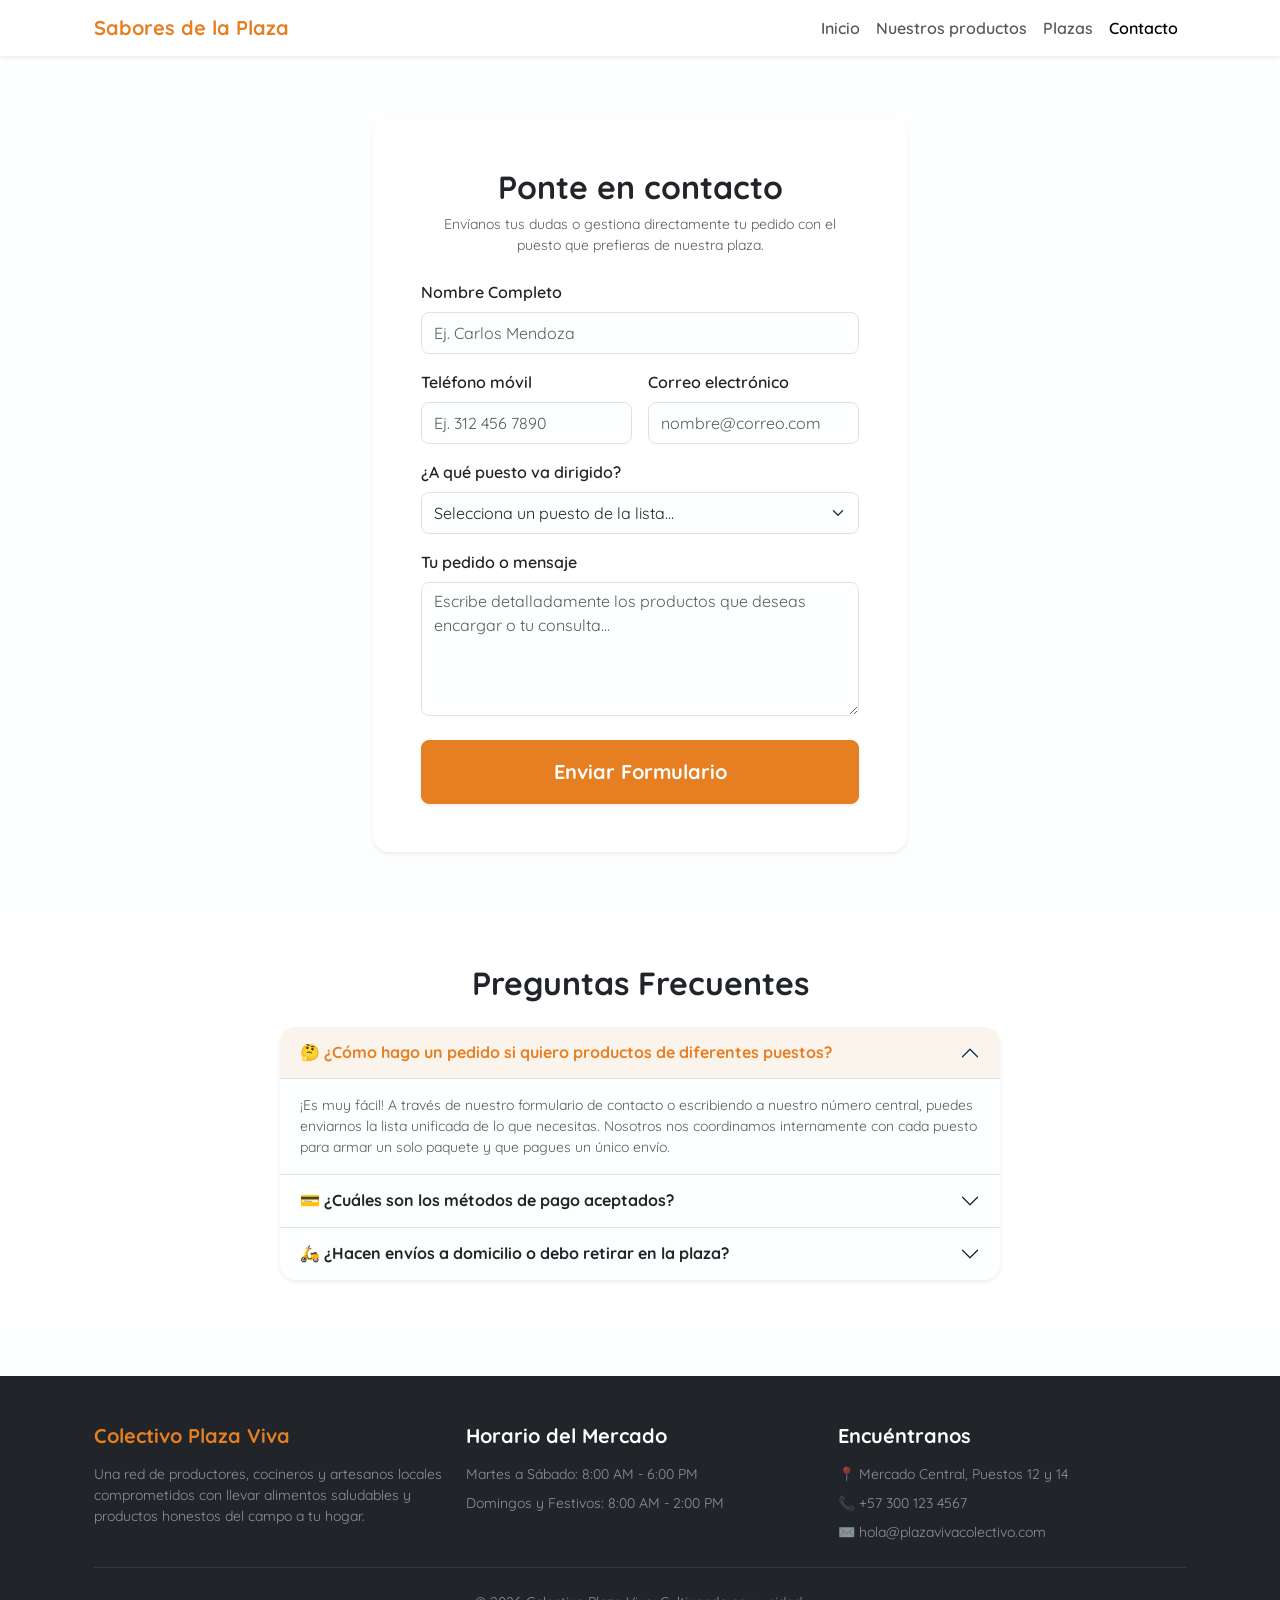
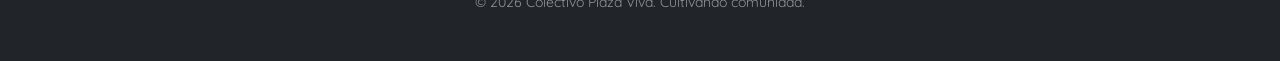
<file: contacto.html>
<!DOCTYPE html>
<html lang="es">
<head>
    <meta charset="UTF-8">
    <meta name="viewport" content="width=device-width, initial-scale=1.0">
    <title>Contacto y Pedidos</title>

    <link rel="preconnect" href="https://fonts.googleapis.com">
    <link rel="preconnect" href="https://fonts.gstatic.com" crossorigin>
    <link href="https://fonts.googleapis.com/css2?family=Quicksand:wght@400;600;700&display=swap" rel="stylesheet">

    <link href="https://cdn.jsdelivr.net/npm/bootstrap@5.3.3/dist/css/bootstrap.min.css" rel="stylesheet">
    <link rel="stylesheet" href="estilos.css">

</head>
<body>

<nav class="navbar navbar-expand-lg navbar-light bg-white shadow-sm sticky-top">
    <div class="container px-4">
        <a class="navbar-brand fw-bold text-primary" href="index.html">Sabores de la Plaza</a>
        <button
                class="navbar-toggler" type="button" data-bs-toggle="collapse" data-bs-target="#navbarNav"
                aria-controls="navbarNav" aria-expanded="false" aria-label="Toggle navigation">
            <span class="navbar-toggler-icon"></span>
        </button>
        <div class="collapse navbar-collapse" id="navbarNav">
            <ul class="navbar-nav ms-auto fw-semibold">
                <li class="nav-item"><a class="nav-link " href="index.html">Inicio</a></li>
                <li class="nav-item"><a class="nav-link" href="productos.html">Nuestros productos</a></li>
                <li class="nav-item"><a class="nav-link" href="plazas.html">Plazas</a></li>
                <li class="nav-item"><a class="nav-link active" href="contacto.html">Contacto</a></li>
            </ul>
        </div>
    </div>
</nav>

<main class="container px-4 py-5 my-3">
    <div class="row justify-content-center">

        <div class="col-12 col-md-8 col-lg-6">

            <div class="card border-0 shadow-sm p-4 p-sm-5 rounded-4 bg-white">
                <h1 class="fw-bold text-center h2 mb-2">Ponte en contacto</h1>
                <p class="text-muted text-center mb-4 small">Envíanos tus dudas o gestiona directamente tu pedido con el
                    puesto que prefieras de nuestra plaza.</p>

                <form action="#" method="POST">

                    <div class="mb-3">
                        <label for="campoNombre" class="form-label fw-semibold">Nombre Completo</label> <input
                            type="text" class="form-control py-2 rounded-3" id="campoNombre"
                            placeholder="Ej. Carlos Mendoza" required>
                    </div>

                    <div class="row g-3 mb-3">
                        <div class="col-12 col-sm-6">
                            <label for="campoTelefono" class="form-label fw-semibold">Teléfono móvil</label> <input
                                type="tel" class="form-control py-2 rounded-3" id="campoTelefono"
                                placeholder="Ej. 312 456 7890" required>
                        </div>
                        <div class="col-12 col-sm-6">
                            <label for="campoCorreo" class="form-label fw-semibold">Correo electrónico</label> <input
                                type="email" class="form-control py-2 rounded-3" id="campoCorreo"
                                placeholder="nombre@correo.com" required>
                        </div>
                    </div>

                    <div class="mb-3">
                        <label for="campoPuesto" class="form-label fw-semibold">¿A qué puesto va dirigido?</label>
                        <select class="form-select py-2 rounded-3" id="campoPuesto" required>
                            <option value="" disabled selected hidden>Selecciona un puesto de la lista...</option>
                            <option value="general">Pregunta General al Colectivo</option>
                            <option value="frutas">Frutas Doña María</option>
                            <option value="panaderia">El Horno Artesanal</option>
                            <option value="almuerzos">Almuerzos Caseros</option>
                        </select>
                    </div>

                    <div class="mb-4">
                        <label for="campoMensaje" class="form-label fw-semibold">Tu pedido o mensaje</label> <textarea
                            class="form-control rounded-3" id="campoMensaje" rows="5"
                            placeholder="Escribe detalladamente los productos que deseas encargar o tu consulta..."
                            required></textarea>
                    </div>

                    <button type="submit" class="btn btn-primary w-100 py-3 fw-bold shadow-sm rounded-3 fs-5">
                        Enviar Formulario
                    </button>

                </form>

            </div>
        </div>

    </div>
</main>


<section class="py-5 bg-white">
    <div class="container px-4">
        <div class="row justify-content-center">
            <div class="col-12 col-md-8">

                <h2 class="text-center fw-bold mb-4">Preguntas Frecuentes</h2>

                <!-- Contenedor Padre del Acordeón -->
                <div class="accordion shadow-sm rounded-4 overflow-hidden" id="acordeonPlaza">

                    <!-- Pregunta 1 (Abierta por defecto con la clase 'show') -->
                    <div class="accordion-item border-0 border-bottom">
                        <h3 class="accordion-header" id="encabezadoUno">
                            <button class="accordion-button fw-bold text-dark" type="button" data-bs-toggle="collapse" data-bs-target="#panelUno" aria-expanded="true" aria-controls="panelUno">
                                🤔 ¿Cómo hago un pedido si quiero productos de diferentes puestos?
                            </button>
                        </h3>
                        <!-- El data-bs-parent asegura que se cierre al abrir otra pregunta -->
                        <div id="panelUno" class="accordion-collapse collapse show" aria-labelledby="encabezadoUno" data-bs-parent="#acordeonPlaza">
                            <div class="accordion-body text-muted small">
                                ¡Es muy fácil! A través de nuestro formulario de contacto o escribiendo a nuestro número central, puedes enviarnos la lista unificada de lo que necesitas. Nosotros nos coordinamos internamente con cada puesto para armar un solo paquete y que pagues un único envío.
                            </div>
                        </div>
                    </div>

                    <!-- Pregunta 2 -->
                    <div class="accordion-item border-0 border-bottom">
                        <h3 class="accordion-header" id="encabezadoDos">
                            <button class="accordion-button collapsed fw-bold text-dark" type="button" data-bs-toggle="collapse" data-bs-target="#panelDos" aria-expanded="false" aria-controls="panelDos">
                                💳 ¿Cuáles son los métodos de pago aceptados?
                            </button>
                        </h3>
                        <div id="panelDos" class="accordion-collapse collapse" aria-labelledby="encabezadoDos" data-bs-parent="#acordeonPlaza">
                            <div class="accordion-body text-muted small">
                                Aceptamos transferencias electrónicas inmediatas (como Nequi o Daviplata), pagos seguros con tarjeta de débito/crédito directamente en los puestos de la plaza, y dinero en efectivo en el momento en que recibes o recoges tus productos.
                            </div>
                        </div>
                    </div>

                    <!-- Pregunta 3 -->
                    <div class="accordion-item border-0">
                        <h3 class="accordion-header" id="encabezadoTres">
                            <button class="accordion-button collapsed fw-bold text-dark" type="button" data-bs-toggle="collapse" data-bs-target="#panelTres" aria-expanded="false" aria-controls="panelTres">
                                🛵 ¿Hacen envíos a domicilio o debo retirar en la plaza?
                            </button>
                        </h3>
                        <div id="panelTres" class="accordion-collapse collapse" aria-labelledby="encabezadoTres" data-bs-parent="#acordeonPlaza">
                            <div class="accordion-body text-muted small">
                                Contamos con ambas modalidades. Puedes programar tu recogida directamente en los puestos 12 y 14 para llevarte todo listo sin filas, o solicitar nuestro servicio de mensajería local para que te entreguemos los productos directo en tu domicilio.
                            </div>
                        </div>
                    </div>

                </div> <!-- Fin Acordeón -->

            </div>
        </div>
    </div>
</section>

<footer class="bg-dark text-white py-5 mt-5">
    <div class="container px-4">
        <div class="row g-4 text-center text-md-start">
            <div class="col-12 col-md-4">
                <h5 class="fw-bold mb-3 text-primary">Colectivo Plaza Viva</h5>
                <p class="text-white-50 small mb-0">Una red de productores, cocineros y artesanos locales comprometidos
                    con llevar alimentos saludables y productos honestos del campo a tu hogar.</p>
            </div>
            <div class="col-12 col-md-4">
                <h5 class="fw-bold mb-3">Horario del Mercado</h5>
                <ul class="list-unstyled text-white-50 small mb-0">
                    <li class="mb-2">Martes a Sábado: 8:00 AM - 6:00 PM</li>
                    <li>Domingos y Festivos: 8:00 AM - 2:00 PM</li>
                </ul>
            </div>
            <div class="col-12 col-md-4">
                <h5 class="fw-bold mb-3">Encuéntranos</h5>
                <ul class="list-unstyled text-white-50 small mb-0">
                    <li class="mb-2">📍 Mercado Central, Puestos 12 y 14</li>
                    <li class="mb-2">📞 +57 300 123 4567</li>
                    <li>✉️ hola@plazavivacolectivo.com</li>
                </ul>
            </div>
        </div>
        <hr class="border-secondary my-4">
        <div class="row">
            <div class="col-12 text-center text-white-50 small">
                <p class="mb-0">&copy; 2026 Colectivo Plaza Viva. Cultivando comunidad.</p>
            </div>
        </div>
    </div>
</footer>

<script src="https://cdn.jsdelivr.net/npm/bootstrap@5.3.3/dist/js/bootstrap.bundle.min.js" defer></script>
</body>
</html>
</file>
<file: estilos.css>
:root {
    --bs-primary: #e67e22;
    --bs-body-font-family: 'Quicksand', sans-serif;
    --bs-body-bg: #fdfefe;
}

body {
    font-family: var(--bs-body-font-family);
    background-color: var(--bs-body-bg);
}

.btn-primary {
    background-color: var(--bs-primary);
    border-color: var(--bs-primary);
}
.btn-primary:hover {
    background-color: #d35400;
    border-color: #d35400;
}

.text-primary {
    color: var(--bs-primary) !important;
}
.bg-primary {
    background-color: var(--bs-primary) !important;
}

.list-group-item.active {
    background-color: var(--bs-primary) !important;
    border-color: var(--bs-primary) !important;
}

.carousel-item img {
    height: 480px;
    object-fit: cover;
}

@media (max-width: 768px) {
    .carousel-item img {
        height: 300px;
    }
}


.accordion-button:not(.collapsed) {
    background-color: rgba(230, 126, 34, 0.08) !important;
    color: var(--bs-primary) !important;
}
.accordion-button:focus {
    box-shadow: 0 0 0 0.25rem rgba(230, 126, 34, 0.25) !important;
}

.nav-tabs .nav-link.active {
    color: var(--bs-primary) !important;
    border-color: #dee2e6 #dee2e6 #fff !important;
    font-weight: 700;
}
.nav-tabs .nav-link {
    color: #6c757d;
}
</file>
